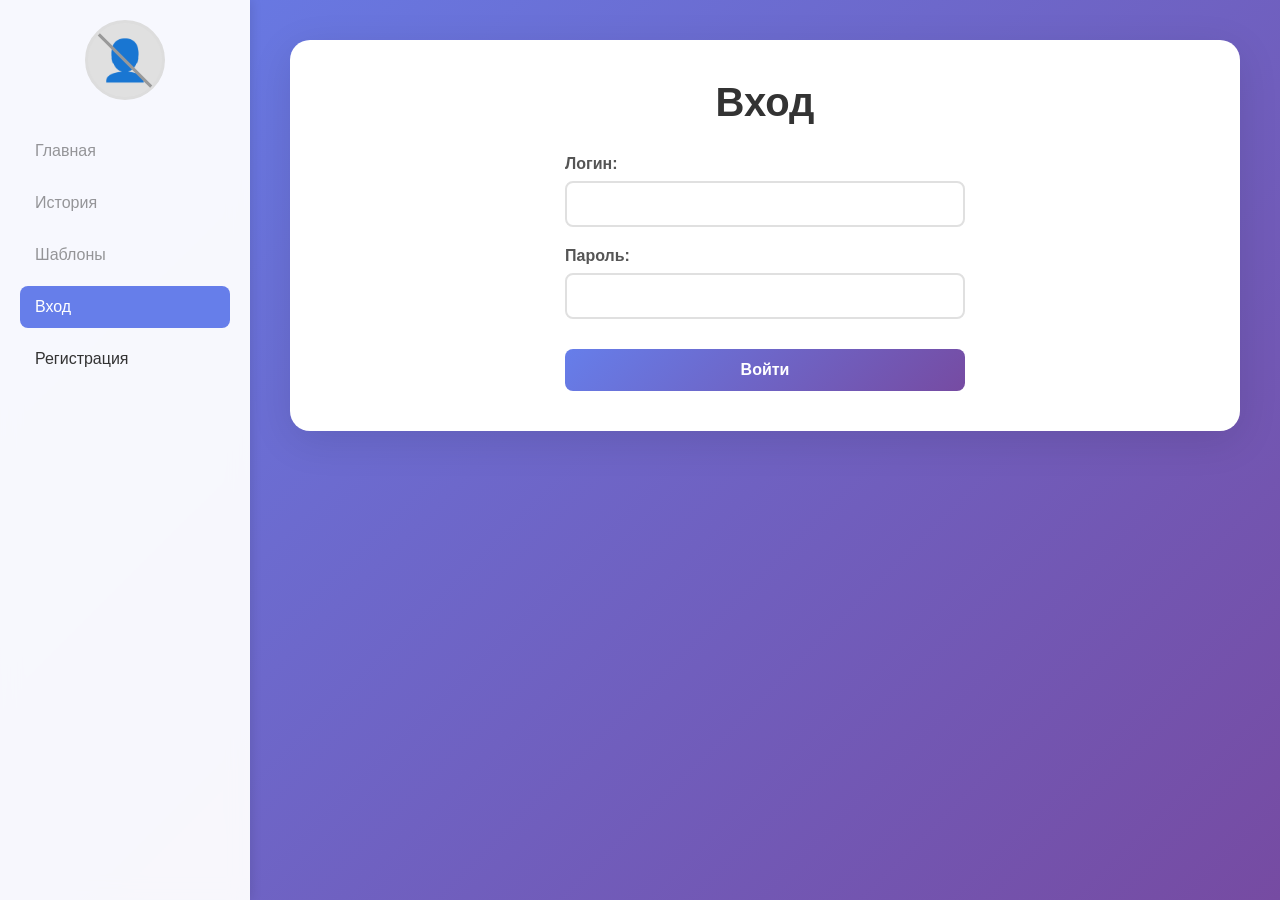
<file: text-cooker/wwwroot/login.html>
<!DOCTYPE html>
<html lang="ru">
<head>
    <meta charset="UTF-8">
    <meta name="viewport" content="width=device-width, initial-scale=1.0">
    <title>Text Cooker - Вход</title>
    <link rel="stylesheet" href="css/style.css">
</head>
<body>
    <!-- Sidebar -->
    <aside class="sidebar">
        <div class="user-icon guest"></div>
        <div class="user-login" id="userLogin" style="display: none;"></div>
        <ul class="nav-menu">
            <li><a href="index.html">Главная</a></li>
            <li><a href="documentHistory.html">История</a></li>
            <li><a href="templateList.html">Шаблоны</a></li>
            <li><a href="login.html">Вход</a></li>
            <li><a href="register.html">Регистрация</a></li>
            <li><a href="#" id="logoutBtn" style="display: none;">Выход</a></li>
        </ul>
    </aside>

    <!-- Main Content -->
    <main class="main-content">
        <div class="page">
            <h1>Вход</h1>
            
            <form class="auth-form" id="loginForm">
                <div class="form-group">
                    <label for="login">Логин:</label>
                    <input type="text" id="login" name="login" required>
                    <div class="error-message" id="loginError"></div>
                </div>

                <div class="form-group">
                    <label for="password">Пароль:</label>
                    <input type="password" id="password" name="password" required>
                    <div class="error-message" id="passwordError"></div>
                </div>

                <button type="submit" class="btn btn-primary">Войти</button>
            </form>

            <div id="alertContainer"></div>
        </div>
    </main>

    <script src="js/api.js"></script>
    <script src="js/navigation.js"></script>
    <script src="js/login.js"></script>
</body>
</html>
</file>
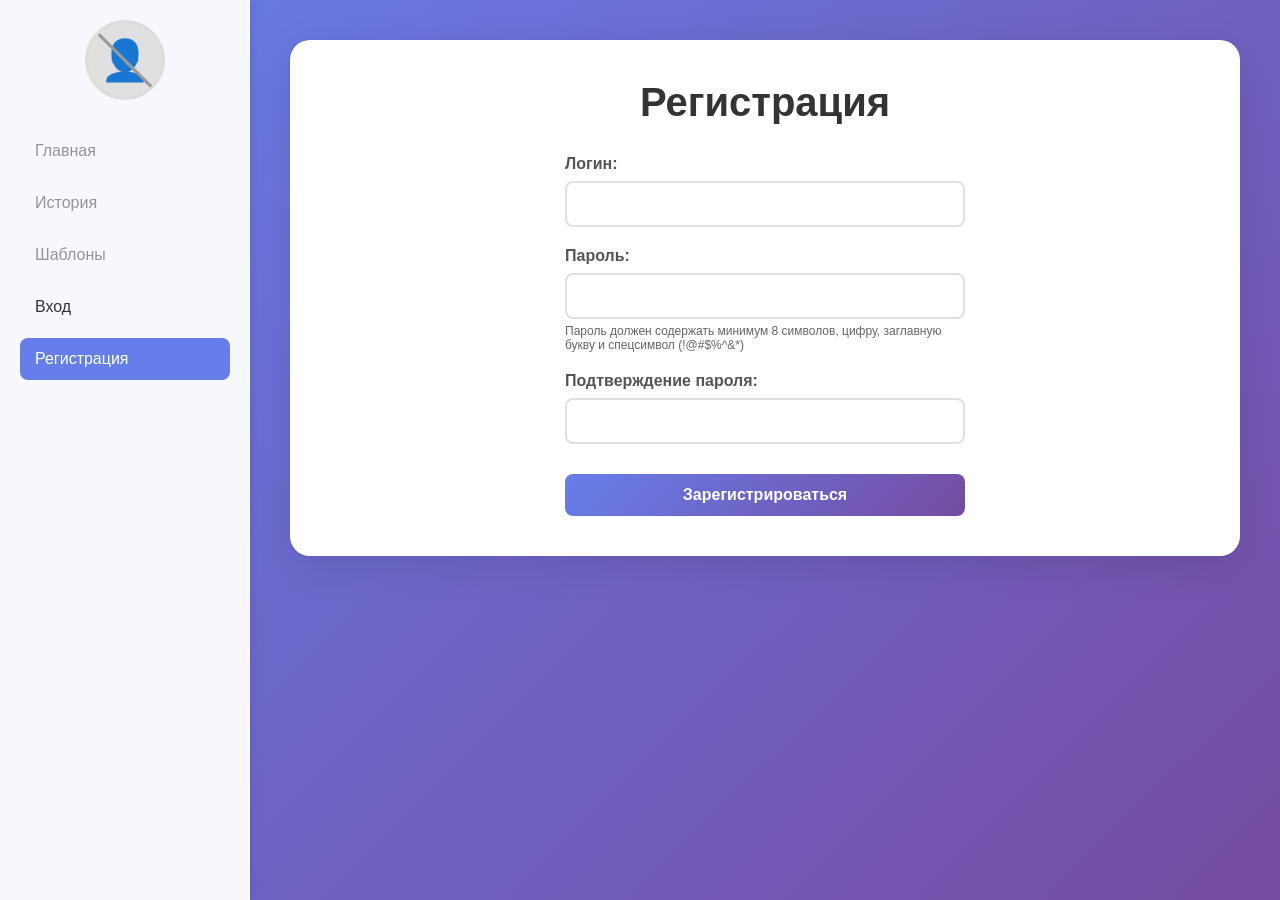
<file: text-cooker/wwwroot/register.html>
<!DOCTYPE html>
<html lang="ru">
<head>
    <meta charset="UTF-8">
    <meta name="viewport" content="width=device-width, initial-scale=1.0">
    <title>Text Cooker - Регистрация</title>
    <link rel="stylesheet" href="css/style.css">
</head>
<body>
    <!-- Sidebar -->
    <aside class="sidebar">
        <div class="user-icon guest"></div>
        <div class="user-login" id="userLogin" style="display: none;"></div>
        <ul class="nav-menu">
            <li><a href="index.html">Главная</a></li>
            <li><a href="documentHistory.html">История</a></li>
            <li><a href="templateList.html">Шаблоны</a></li>
            <li><a href="login.html">Вход</a></li>
            <li><a href="register.html">Регистрация</a></li>
            <li><a href="#" id="logoutBtn" style="display: none;">Выход</a></li>
        </ul>
    </aside>

    <!-- Main Content -->
    <main class="main-content">
        <div class="page">
            <h1>Регистрация</h1>
            
            <form class="auth-form" id="registerForm">
                <div class="form-group">
                    <label for="login">Логин:</label>
                    <input type="text" id="login" name="login" required>
                    <div class="error-message" id="loginError"></div>
                </div>

                <div class="form-group">
                    <label for="password">Пароль:</label>
                    <input type="password" id="password" name="password" required>
                    <div class="error-message" id="passwordError"></div>
                    <small style="color: #666; font-size: 12px; margin-top: 5px; display: block;">
                        Пароль должен содержать минимум 8 символов, цифру, заглавную букву и спецсимвол (!@#$%^&*)
                    </small>
                </div>

                <div class="form-group">
                    <label for="confirmPassword">Подтверждение пароля:</label>
                    <input type="password" id="confirmPassword" name="confirmPassword" required>
                    <div class="error-message" id="confirmPasswordError"></div>
                </div>

                <button type="submit" class="btn btn-primary">Зарегистрироваться</button>
            </form>

            <div id="alertContainer"></div>
        </div>
    </main>

    <script src="js/api.js"></script>
    <script src="js/navigation.js"></script>
    <script src="js/register.js"></script>
</body>
</html>
</file>
<file: text-cooker/wwwroot/css/style.css>
* {
    margin: 0;
    padding: 0;
    box-sizing: border-box;
}

body {
    font-family: 'Segoe UI', Tahoma, Geneva, Verdana, sans-serif;
    background: linear-gradient(135deg, #667eea 0%, #764ba2 100%);
    min-height: 100vh;
    display: flex;
}

/* Sidebar */
.sidebar {
    width: 250px;
    background: rgba(255, 255, 255, 0.95);
    backdrop-filter: blur(10px);
    box-shadow: 2px 0 10px rgba(0, 0, 0, 0.1);
    display: flex;
    flex-direction: column;
    padding: 20px;
    position: fixed;
    height: 100vh;
    overflow-y: auto;
}

.user-icon {
    width: 80px;
    height: 80px;
    margin: 0 auto 30px;
    border-radius: 50%;
    display: flex;
    align-items: center;
    justify-content: center;
    font-size: 40px;
    background: #f0f0f0;
    border: 3px solid #ddd;
    position: relative;
}

.user-icon.guest {
    background: #e0e0e0;
}

.user-icon.guest::after {
    content: '';
    position: absolute;
    width: 100%;
    height: 3px;
    background: #999;
    transform: rotate(45deg);
}

.user-icon.user {
    background: #4a90e2;
    border-color: #357abd;
    color: white;
}

.user-icon.admin {
    background: linear-gradient(135deg, #f6d365 0%, #fda085 100%);
    border-color: #f6d365;
    color: white;
}

.user-login {
    text-align: center;
    font-size: 14px;
    font-weight: 500;
    color: #333;
    margin: -20px auto 20px;
    padding: 5px 10px;
    background: rgba(255, 255, 255, 0.8);
    border-radius: 12px;
    max-width: 200px;
    word-wrap: break-word;
}

.nav-menu {
    list-style: none;
    flex: 1;
}

.nav-menu li {
    margin-bottom: 10px;
}

.nav-menu a {
    display: block;
    padding: 12px 15px;
    text-decoration: none;
    color: #333;
    border-radius: 8px;
    transition: all 0.3s;
    font-weight: 500;
}

.nav-menu a:hover {
    background: #667eea;
    color: white;
    transform: translateX(5px);
}

.nav-menu a.active {
    background: #667eea;
    color: white;
}

.nav-menu a.disabled {
    opacity: 0.5;
    cursor: not-allowed;
    pointer-events: none;
}

/* Main Content */
.main-content {
    margin-left: 250px;
    flex: 1;
    padding: 40px;
    min-height: 100vh;
}

.page {
    max-width: 1200px;
    margin: 0 auto;
    background: white;
    border-radius: 20px;
    padding: 40px;
    box-shadow: 0 10px 40px rgba(0, 0, 0, 0.1);
}

.page h1 {
    color: #333;
    margin-bottom: 30px;
    font-size: 2.5em;
    text-align: center;
}

/* Forms */
.form-group {
    margin-bottom: 20px;
}

.form-group label {
    display: block;
    margin-bottom: 8px;
    color: #555;
    font-weight: 600;
}

.form-group input,
.form-group textarea {
    width: 100%;
    padding: 12px;
    border: 2px solid #e0e0e0;
    border-radius: 8px;
    font-size: 16px;
    transition: border-color 0.3s;
    font-family: inherit;
}

.form-group input:focus,
.form-group textarea:focus {
    outline: none;
    border-color: #667eea;
}

.form-group textarea {
    min-height: 150px;
    resize: vertical;
}

.error-message {
    color: #e74c3c;
    font-size: 14px;
    margin-top: 5px;
    display: none;
}

.error-message.show {
    display: block;
}

.btn {
    padding: 12px 30px;
    border: none;
    border-radius: 8px;
    font-size: 16px;
    font-weight: 600;
    cursor: pointer;
    transition: all 0.3s;
    text-decoration: none;
    display: inline-block;
}

.btn-primary {
    background: linear-gradient(135deg, #667eea 0%, #764ba2 100%);
    color: white;
}

.btn-primary:hover {
    transform: translateY(-2px);
    box-shadow: 0 5px 15px rgba(102, 126, 234, 0.4);
}

.btn-secondary {
    background: #6c757d;
    color: white;
}

.btn-secondary:hover {
    background: #5a6268;
}

.btn-success {
    background: #28a745;
    color: white;
}

.btn-success:hover {
    background: #218838;
}

.btn-danger {
    background: #dc3545;
    color: white;
}

.btn-danger:hover {
    background: #c82333;
}

.btn:disabled {
    opacity: 0.6;
    cursor: not-allowed;
}

/* Index Page */
.text-editor {
    margin-bottom: 30px;
}

.text-editor textarea {
    min-height: 300px;
    font-family: 'Courier New', monospace;
}

.template-editor {
    margin-bottom: 30px;
}

.template-editor textarea {
    min-height: 200px;
    font-family: 'Courier New', monospace;
}

.export-btn {
    width: 100%;
    margin-top: 20px;
}

/* Login/Register Pages */
.auth-form {
    max-width: 400px;
    margin: 0 auto;
}

.auth-form .btn {
    width: 100%;
    margin-top: 10px;
}

/* History Page */
.chat-container {
    max-height: 600px;
    overflow-y: auto;
    padding: 20px;
    background: #f8f9fa;
    border-radius: 10px;
}

.message {
    margin-bottom: 20px;
    padding: 15px;
    border-radius: 10px;
    max-width: 80%;
}

.message.user {
    background: #667eea;
    color: white;
    margin-left: auto;
    text-align: right;
}

.message.system {
    background: white;
    border: 2px solid #e0e0e0;
    margin-right: auto;
}

.message-content {
    margin-bottom: 10px;
    line-height: 1.6;
}

.highlighted-text {
    background: #ffeb3b;
    padding: 2px 4px;
    border-radius: 3px;
    font-weight: 600;
}

.rollback-btn {
    margin-top: 10px;
    font-size: 14px;
}

/* Template List */
.template-grid {
    display: grid;
    grid-template-columns: repeat(auto-fill, minmax(300px, 1fr));
    gap: 20px;
    margin-top: 20px;
}

.template-card {
    background: #f8f9fa;
    border: 2px solid #e0e0e0;
    border-radius: 10px;
    padding: 20px;
    transition: all 0.3s;
}

.template-card:hover {
    border-color: #667eea;
    transform: translateY(-5px);
    box-shadow: 0 5px 15px rgba(0, 0, 0, 0.1);
}

.template-card h3 {
    color: #333;
    margin-bottom: 15px;
    font-size: 1.3em;
}

.template-content {
    color: #666;
    margin-bottom: 15px;
    line-height: 1.6;
    max-height: 150px;
    overflow-y: auto;
    font-family: 'Courier New', monospace;
    font-size: 14px;
    background: white;
    padding: 10px;
    border-radius: 5px;
}

.template-card .btn {
    width: 100%;
}

/* Loading */
.loading {
    text-align: center;
    padding: 20px;
    color: #666;
}

/* Success/Error Messages */
.alert {
    padding: 15px;
    border-radius: 8px;
    margin-bottom: 20px;
    display: none;
}

.alert.show {
    display: block;
}

.alert-success {
    background: #d4edda;
    color: #155724;
    border: 1px solid #c3e6cb;
}

.alert-error {
    background: #f8d7da;
    color: #721c24;
    border: 1px solid #f5c6cb;
}
</file>
